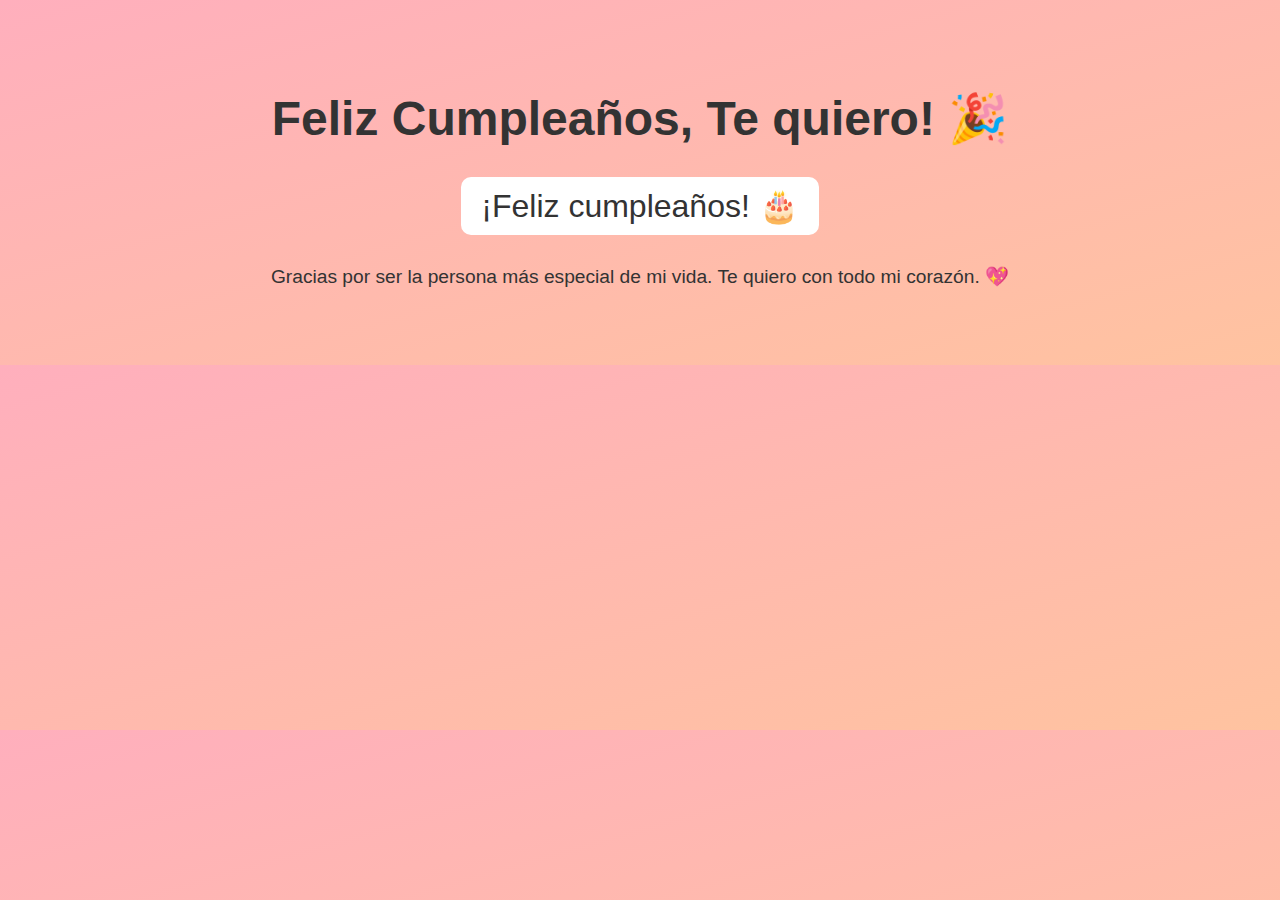
<file: index.html>
<!DOCTYPE html>
<html lang="es">
<head>
  <meta charset="UTF-8">
  <meta name="viewport" content="width=device-width, initial-scale=1">
  <title>Feliz Cumpleaños ❤️</title>
  <style>
    body {
      font-family: 'Arial', sans-serif;
      text-align: center;
      background: linear-gradient(to bottom right, #ffafbd, #ffc3a0);
      color: #333;
      padding: 50px;
    }
    h1 {
      font-size: 3em;
      margin-bottom: 10px;
    }
    p {
      font-size: 1.2em;
      margin-top: 30px;
    }
    .countdown {
      font-size: 2em;
      margin-top: 20px;
      background: #fff;
      padding: 10px 20px;
      border-radius: 10px;
      display: inline-block;
    }
  </style>
</head>
<body>
  <h1>Feliz Cumpleaños, Te quiero! 🎉</h1>
  <div class="countdown" id="countdown">Cargando cuenta atrás...</div>
  <p>Gracias por ser la persona más especial de mi vida. Te quiero con todo mi corazón. 💖</p>

  <script>
    // Fecha objetivo: reemplaza con el día exacto
    const targetDate = new Date("2025-05-11T00:00:00"); // Año-Mes-Día Hora

    function updateCountdown() {
      const now = new Date();
      const diff = targetDate - now;

      if (diff <= 0) {
        document.getElementById("countdown").innerText = "¡Feliz cumpleaños! 🎂";
        return;
      }

      const days = Math.floor(diff / (1000 * 60 * 60 * 24));
      const hours = Math.floor((diff / (1000 * 60 * 60)) % 24);
      const minutes = Math.floor((diff / 1000 / 60) % 60);
      const seconds = Math.floor((diff / 1000) % 60);

      document.getElementById("countdown").innerText =
        `${days}d ${hours}h ${minutes}m ${seconds}s`;
    }

    updateCountdown();
    setInterval(updateCountdown, 1000);
  </script>
</body>
</html>
</file>
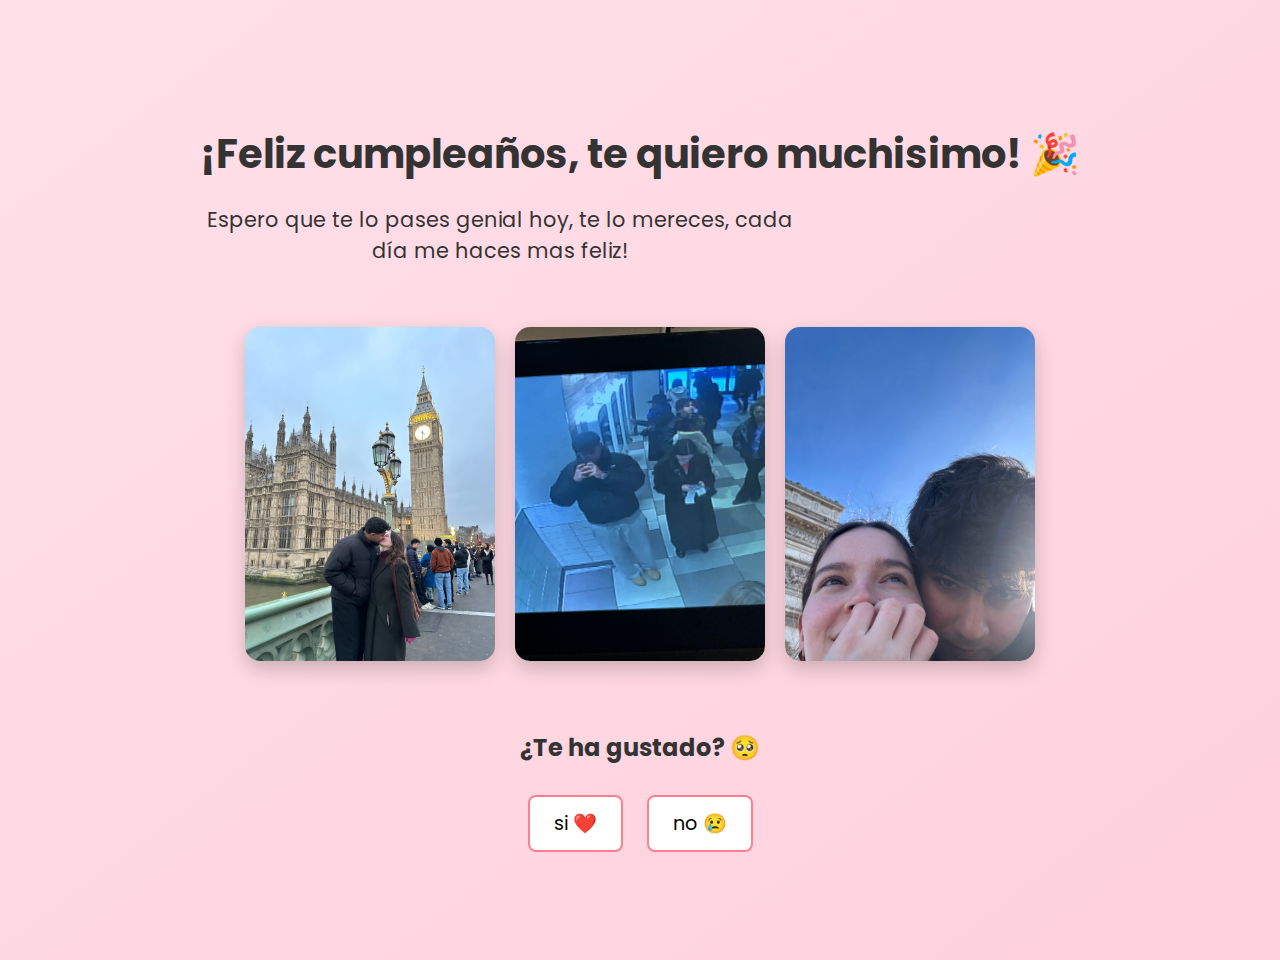
<file: cumple.html>
<!DOCTYPE html>
<html lang="es">
<head>
  <meta charset="UTF-8">
  <meta name="viewport" content="width=device-width, initial-scale=1">
  <title>Feliz Cumpleaños ❤️</title>
  <link href="https://fonts.googleapis.com/css2?family=Poppins:wght@300;400;600&display=swap" rel="stylesheet">
  <link rel="stylesheet" href="styles.css">
</head>
<body class="cumple-body">

  <div class="felicitacion">
    <h1>¡Feliz cumpleaños, te quiero muchisimo! 🎉</h1>
    <p>Espero que te lo pases genial hoy, te lo mereces, cada día me haces mas feliz!</p>
  </div>

  <div class="galeria">
    <img src="foto1.jpg" alt="Foto juntos" class="foto">
    <img src="foto2.jpg" alt="Foto especial" class="foto">
    <img src="foto3.jpg" alt="Foto bonita" class="foto">
    <!-- Añade más fotos si quieres -->
  </div>

  <div class="pregunta-amor">
  <h2>¿Te ha gustado? 🥺</h2>
  <div class="botones-amor">
    <button id="boton-si">si ❤️</button>
    <button id="boton-no">no 😢</button>
  </div>
</div>

<script>
  const botonNo = document.getElementById("boton-no");

  botonNo.addEventListener("mouseenter", () => {
    const x = Math.floor(Math.random() * (window.innerWidth - 100));
    const y = Math.floor(Math.random() * (window.innerHeight - 100));
    botonNo.style.position = "absolute";
    botonNo.style.left = `${x}px`;
    botonNo.style.top = `${y}px`;
  });

  document.getElementById("boton-si").addEventListener("click", () => {
    alert("¡Yo también te quiero muchísimo! ❤️🥰");
  });
</script>


</body>
</html>
</file>
<file: styles.css>
body {
    font-family: 'Poppins', sans-serif;
    background: linear-gradient(to bottom right, #ffafbd, #ffc3a0);
    margin: 0;
    height: 100vh;
    display: flex;
    align-items: center;
    justify-content: center;
    color: #333;
    flex-direction: column;
    text-align: center;
  }

  
  h1 {
    font-size: 2em;
    margin-bottom: 20px;
  }
  
  .countdown {
    font-size: 4em;
    font-weight: 600;
    margin-top: 10px;
    transition: transform 0.3s ease, text-shadow 0.3s ease;
    display: inline-block; /* Necesario para que transform funcione bien con texto */
  }
  
  /* Hover solo en el texto */
  .countdown:hover {
    transform: scale(1.1);
    text-shadow: 0 4px 10px rgba(0, 0, 0, 0.2);
  }
  
  
  
  p {
    font-size: 1.2em;
    margin-top: 20px;
    max-width: 600px;
  }
  
  button {
    margin-top: 30px;
    padding: 12px 24px;
    font-size: 1em;
    font-family: 'Poppins', sans-serif;
    background: #fff;
    border: 2px solid #ff7e8f;
    border-radius: 8px;
    cursor: pointer;
    transition: all 0.3s ease;
  }
  
  button:hover {
    background: #ff7e8f;
    color: #fff;
  }  
  

  @keyframes appearZoom {
    0% {
      opacity: 0;
      transform: scale(0.9);
    }
    100% {
      opacity: 1;
      transform: scale(1);
    }
  }
  
  .countdown.animate {
    animation: appearZoom 1.5s ease-in-out;
  }
  
  .mensaje-inicial {
    font-size: 1.5em;
    font-weight: 300;
    margin-bottom: 10px;
    opacity: 0;
    animation: fadeInUp 2s ease forwards;
  }
  
  @keyframes fadeInUp {
    0% {
      opacity: 0;
      transform: translateY(20px);
    }
    100% {
      opacity: 1;
      transform: translateY(0);
    }
  }
  

  #contenido-revelado {
    animation: fadeIn 2s ease;
  }
  
  @keyframes fadeIn {
    from { opacity: 0; transform: scale(0.98); }
    to { opacity: 1; transform: scale(1); }
  }
  

  .cumple-body {
  background: linear-gradient(to bottom right, #ffe0e9, #ffd1dc);
  font-family: 'Poppins', sans-serif;
  text-align: center;
  padding: 30px;
  color: #333;
}

.felicitacion h1 {
  font-size: 2.5em;
  animation: fadeInDown 2s ease;
}

.felicitacion p {
  font-size: 1.3em;
  margin-top: 20px;
  animation: fadeInUp 2s ease;
}

.galeria {
  margin-top: 40px;
  display: flex;
  flex-wrap: wrap;
  justify-content: center;
  gap: 20px;
}

.foto {
  width: 250px;
  height: auto;
  border-radius: 15px;
  box-shadow: 0 8px 20px rgba(0, 0, 0, 0.2);
  animation: zoomIn 2s ease;
  transition: transform 0.3s ease;
}

.foto:hover {
  transform: scale(1.05);
}

/* Animaciones */
@keyframes fadeInDown {
  0% {
    opacity: 0;
    transform: translateY(-30px);
  }
  100% {
    opacity: 1;
    transform: translateY(0);
  }
}

@keyframes fadeInUp {
  0% {
    opacity: 0;
    transform: translateY(30px);
  }
  100% {
    opacity: 1;
    transform: translateY(0);
  }
}

@keyframes zoomIn {
  0% {
    opacity: 0;
    transform: scale(0.8);
  }
  100% {
    opacity: 1;
    transform: scale(1);
  }
}


.pregunta-amor {
  margin-top: 50px;
  text-align: center;
}

.botones-amor {
  margin-top: 20px;
}

.botones-amor button {
  padding: 12px 24px;
  margin: 10px;
  font-size: 1.2em;
  font-family: 'Poppins', sans-serif;
  border: 2px solid #ff7e8f;
  border-radius: 8px;
  background: #fff;
  cursor: pointer;
  transition: all 0.3s ease;
}

.botones-amor button:hover {
  background: #ff7e8f;
  color: white;
}
</file>
